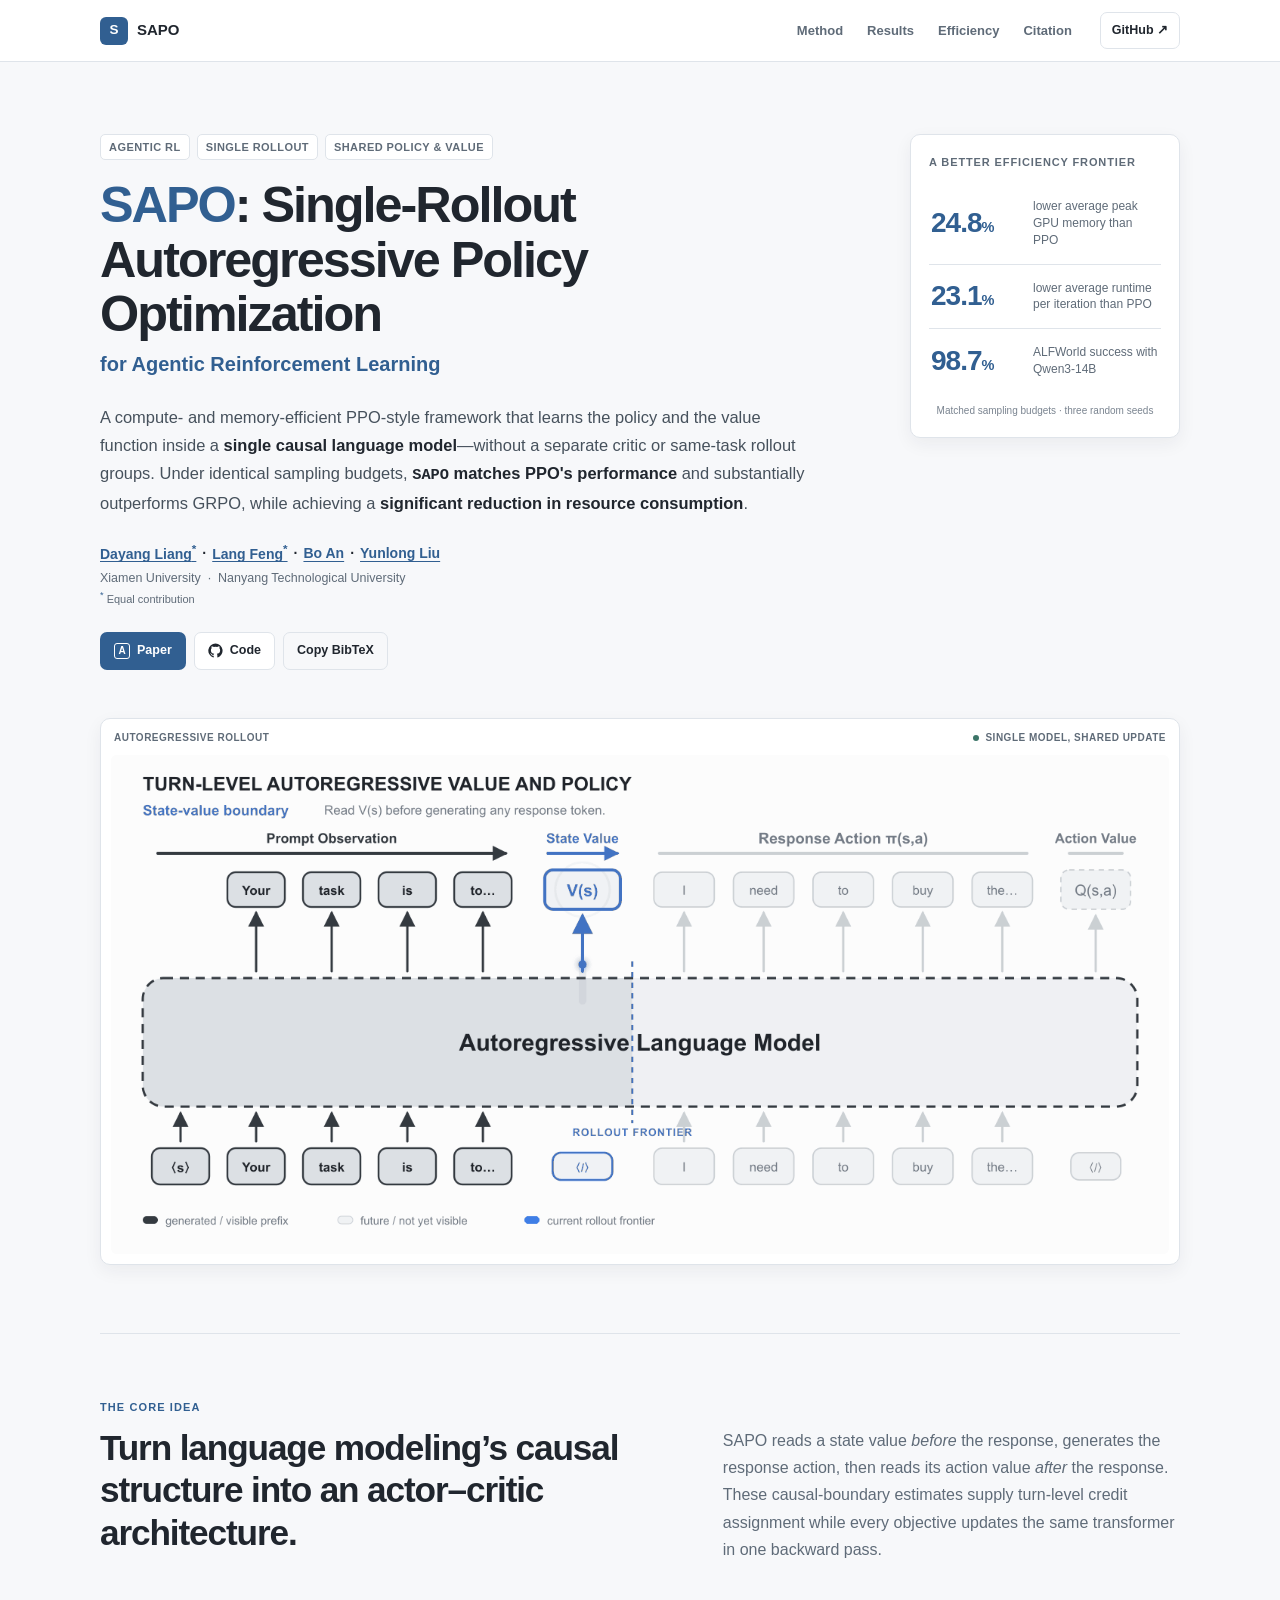
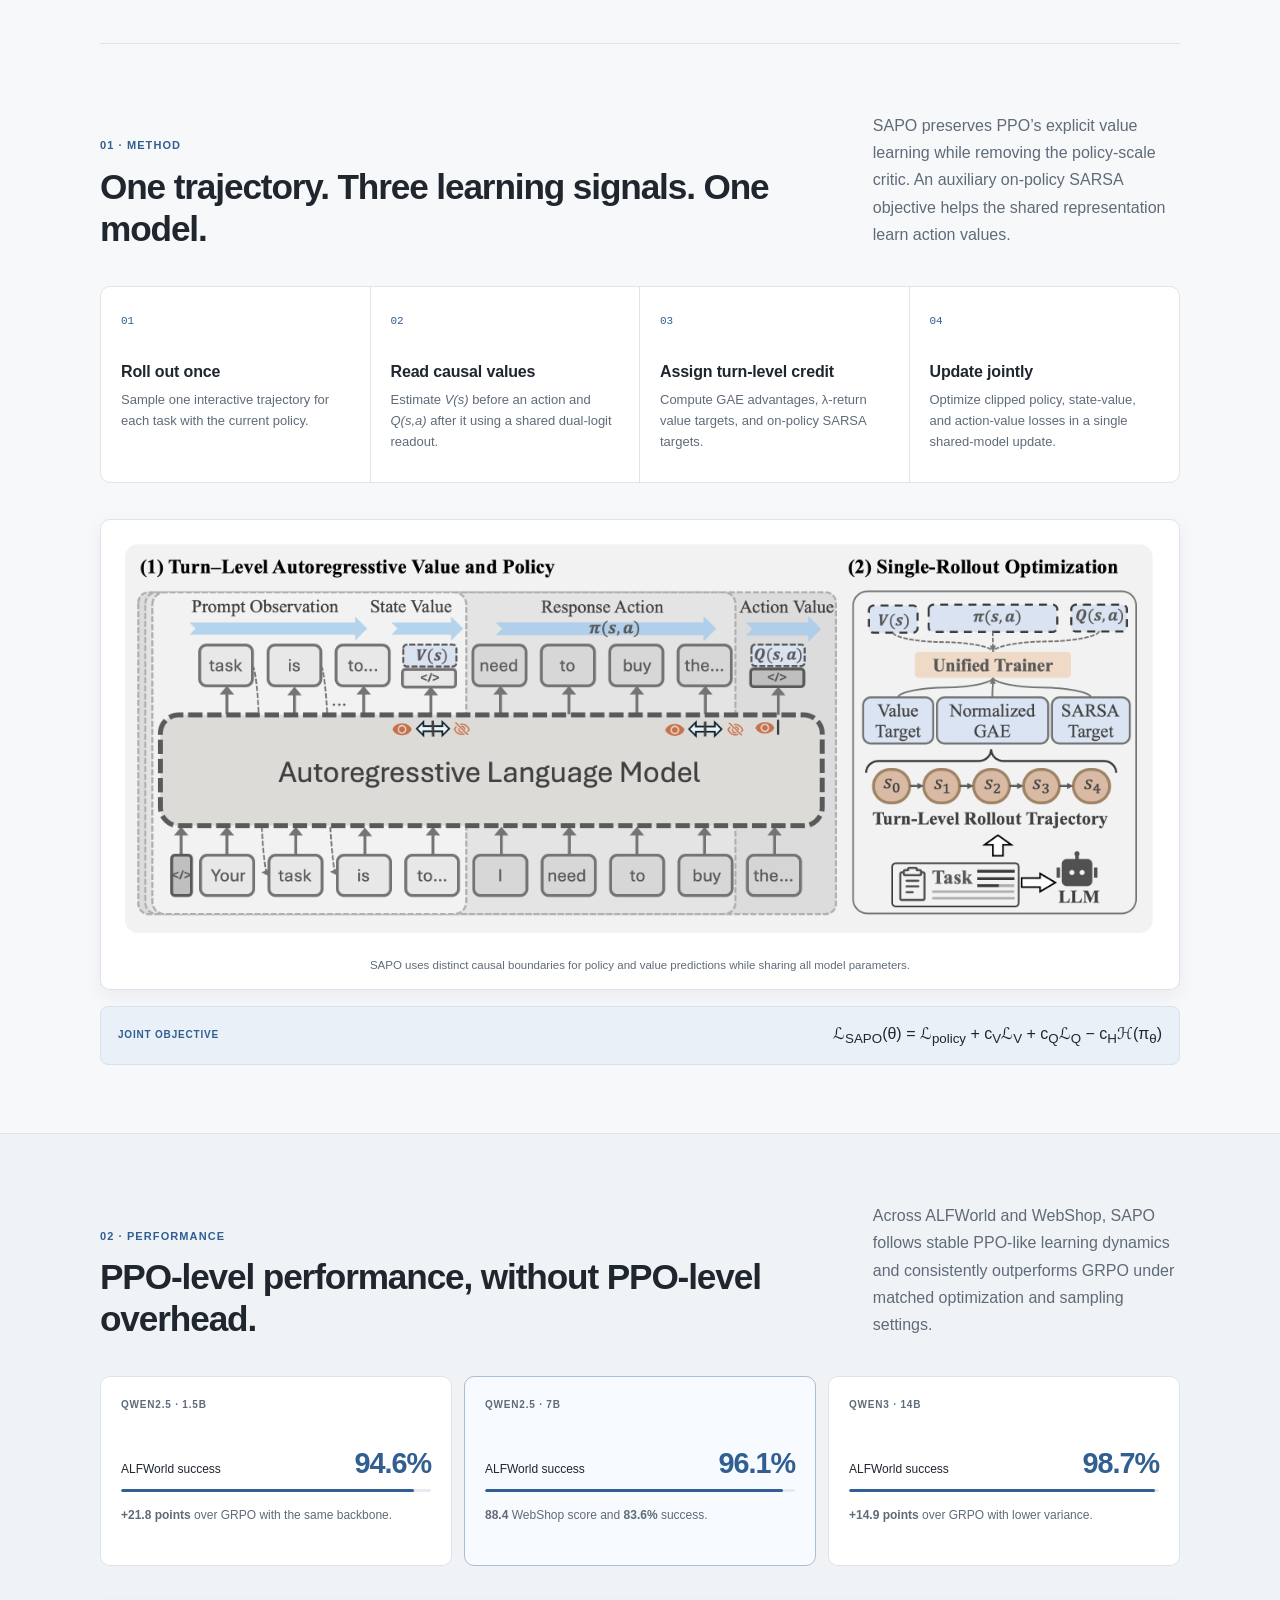
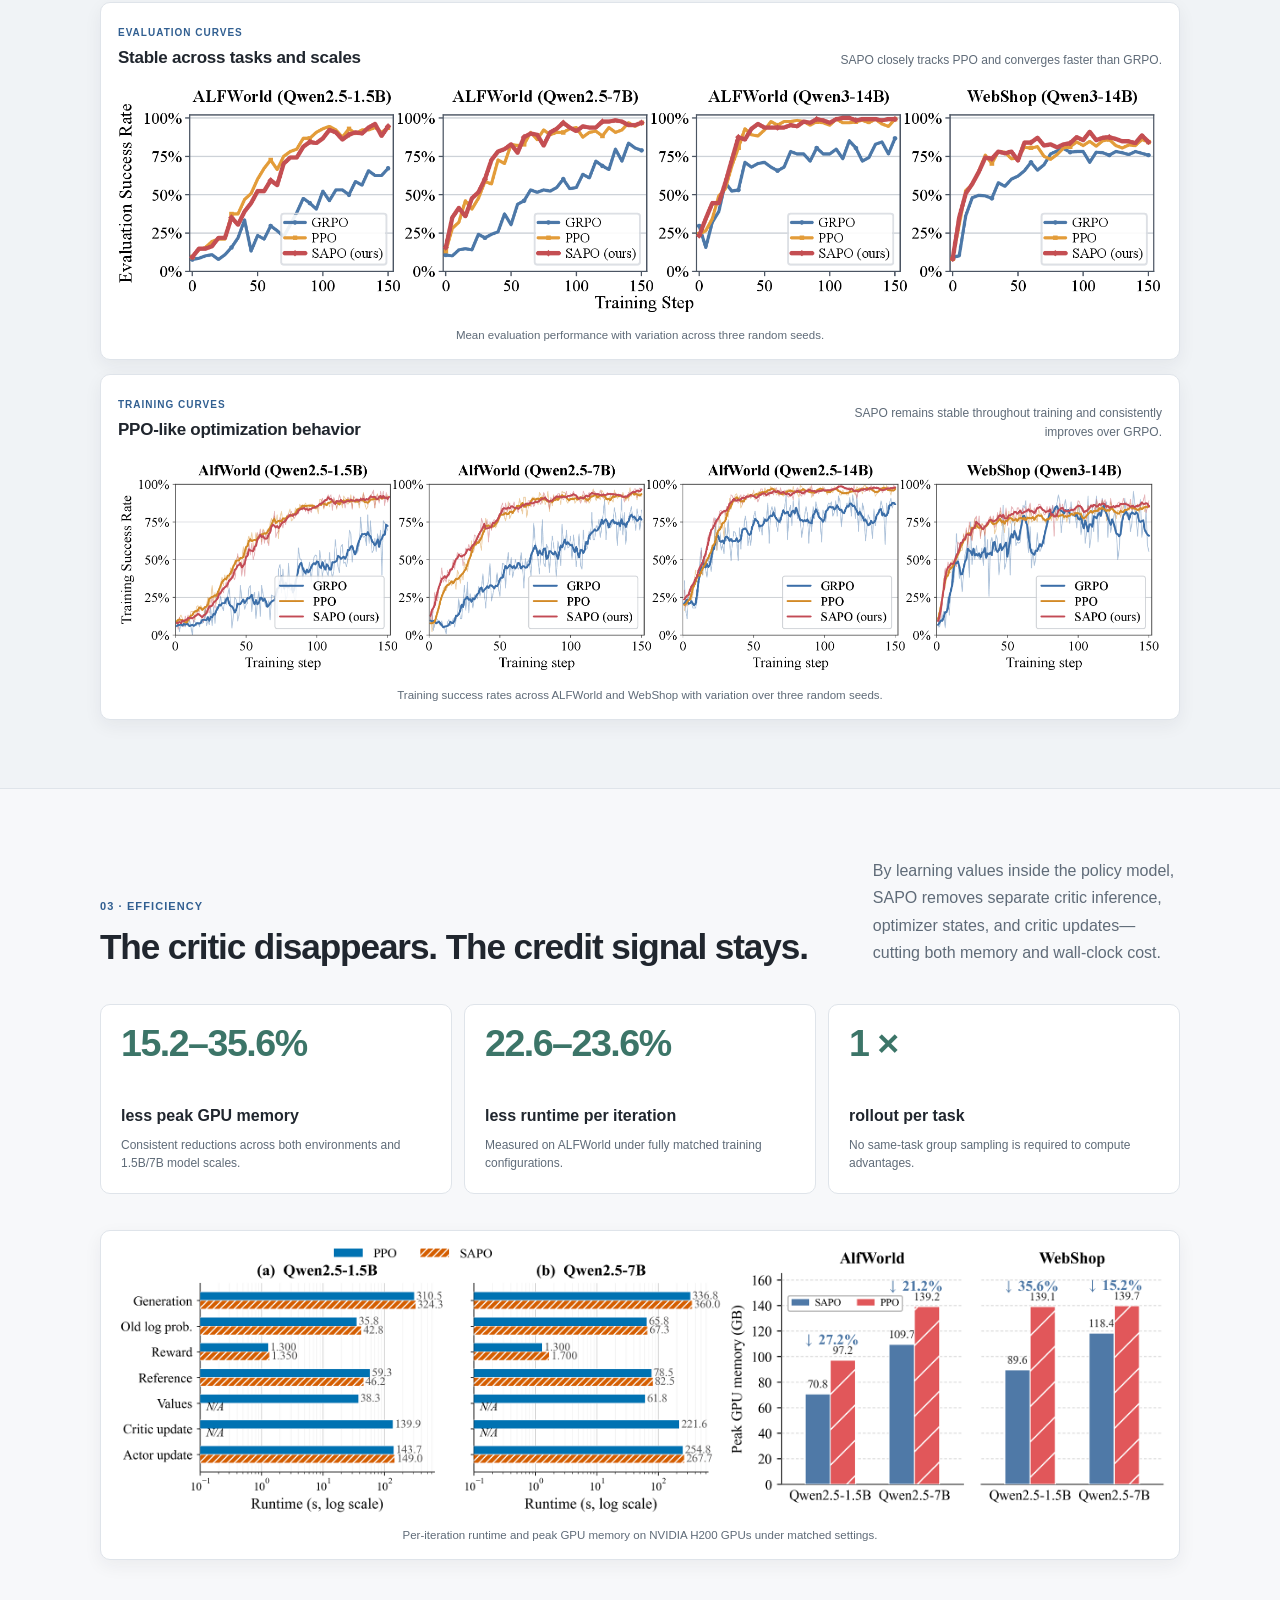
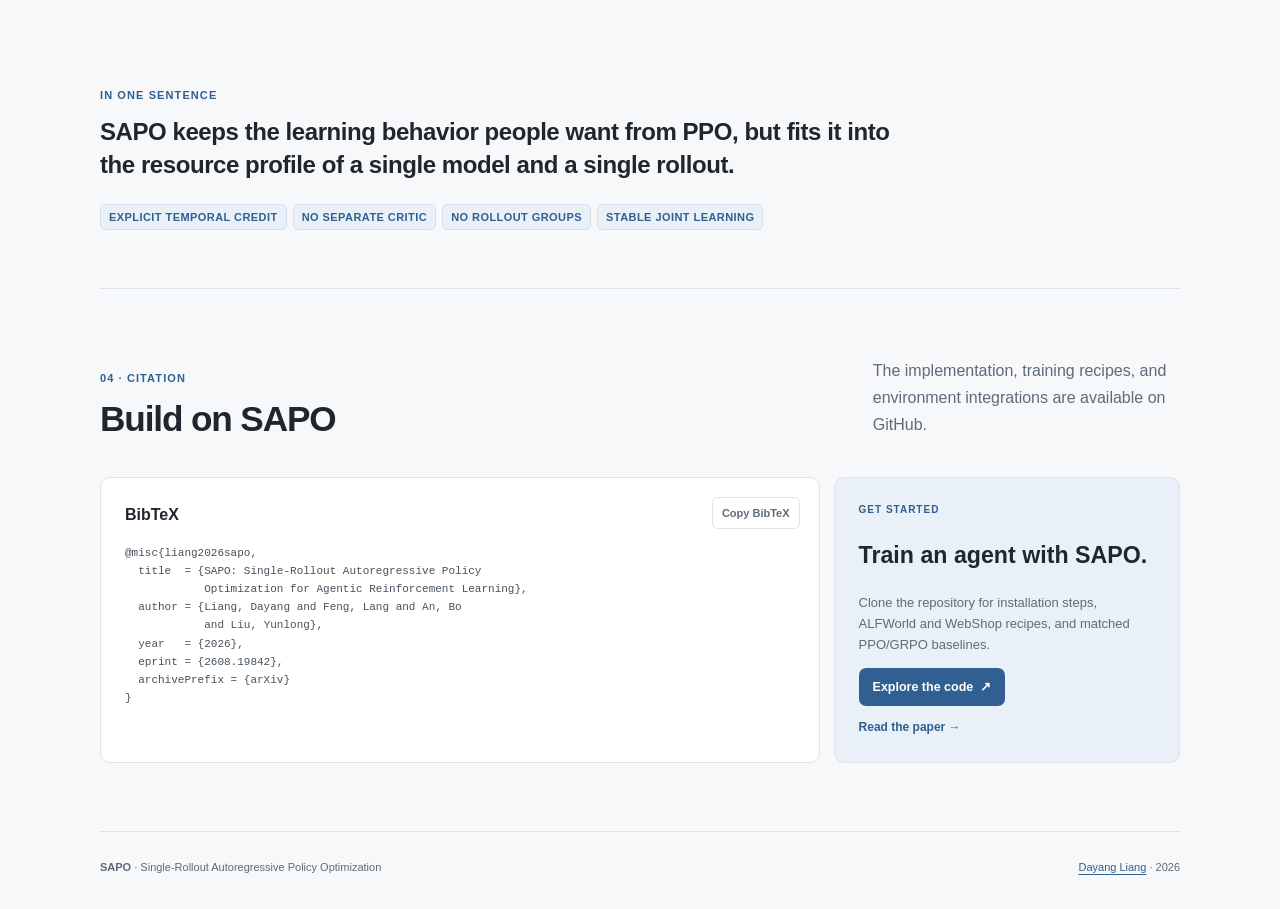
<file: sapo/index.html>
<!doctype html>
<html lang="en">
<head>
  <meta charset="utf-8">
  <meta name="viewport" content="width=device-width, initial-scale=1">
  <meta name="theme-color" content="#f4f0e8">
  <meta name="description" content="SAPO is a single-rollout, memory-efficient PPO-style framework for agentic reinforcement learning.">
  <meta property="og:title" content="SAPO — Single-Rollout Autoregressive Policy Optimization">
  <meta property="og:description" content="PPO-level performance with one rollout, one causal language model, and no separate critic.">
  <meta property="og:type" content="website">
  <meta property="og:url" content="https://dy-liang.github.io/sapo/">
  <meta property="og:image" content="https://dy-liang.github.io/sapo/assets/sapo-framework.png">
  <title>SAPO — Single-Rollout Autoregressive Policy Optimization</title>
  <link rel="icon" href="data:image/svg+xml,<svg xmlns=%22http://www.w3.org/2000/svg%22 viewBox=%220 0 100 100%22><rect width=%22100%22 height=%22100%22 rx=%2222%22 fill=%22%23ed5b3a%22/><text x=%2250%22 y=%2267%22 font-size=%2258%22 text-anchor=%22middle%22 fill=%22white%22 font-family=%22Arial%22 font-weight=%22700%22>S</text></svg>">
  <link rel="stylesheet" href="styles.css">
</head>
<body>
  <a class="skip-link" href="#main">Skip to content</a>

  <header class="site-header" aria-label="Primary navigation">
    <a class="brand" href="#top" aria-label="SAPO home">
      <span class="brand-mark">S</span>
      <span>SAPO</span>
    </a>
    <nav>
      <a href="#method">Method</a>
      <a href="#results">Results</a>
      <a href="#efficiency">Efficiency</a>
      <a href="#citation">Citation</a>
    </nav>
    <a class="header-link" href="https://github.com/dy-liang/SAPO" target="_blank" rel="noopener">GitHub <span aria-hidden="true">↗</span></a>
  </header>

  <main id="main">
    <section class="hero section" id="top">
      <div class="hero-grid">
        <div class="hero-copy reveal">
          <p class="eyebrow"><span>Agentic RL</span><span>Single rollout</span><span>Shared policy &amp; value</span></p>
          <h1><span class="accent">SAPO</span>: Single-Rollout Autoregressive Policy Optimization</h1>
          <p class="subtitle">for Agentic Reinforcement Learning</p>
          <p class="lede">A compute- and memory-efficient PPO-style framework that learns the policy and the value function inside a <strong>single causal language model</strong>—without a separate critic or same-task rollout groups. Under identical sampling budgets, <strong><code>SAPO</code> matches PPO's performance</strong> and substantially outperforms GRPO, while achieving a <strong>significant reduction in resource consumption</strong>.</p>

          <div class="authors" aria-label="Authors">
            <a href="https://dy-liang.github.io/">Dayang Liang<sup>*</sup></a>
            <span>·</span>
            <a href="https://github.com/langfengQ" target="_blank" rel="noopener">Lang Feng<sup>*</sup></a>
            <span>·</span>
            <a href="https://personal.ntu.edu.sg/boan/" target="_blank" rel="noopener">Bo An</a>
            <span>·</span>
            <a href="https://yunlongliu.github.io/about-en/" target="_blank" rel="noopener">Yunlong Liu</a>
          </div>
          <p class="affiliations">Xiamen University &nbsp;·&nbsp; Nanyang Technological University<br><small><sup>*</sup> Equal contribution</small></p>

          <div class="actions">
            <a class="button button-primary" href="https://arxiv.org/abs/2608.19842" target="_blank" rel="noopener">
              <span class="button-icon">A</span> Paper
            </a>
            <a class="button button-secondary" href="https://github.com/dy-liang/SAPO" target="_blank" rel="noopener">
              <svg viewBox="0 0 24 24" aria-hidden="true"><path fill="currentColor" d="M12 .7a11.5 11.5 0 0 0-3.64 22.4c.58.1.79-.25.79-.56v-2.23c-3.22.7-3.9-1.36-3.9-1.36-.53-1.34-1.29-1.7-1.29-1.7-1.05-.72.08-.7.08-.7 1.16.08 1.77 1.19 1.77 1.19 1.04 1.77 2.71 1.26 3.37.96.1-.75.4-1.26.74-1.55-2.57-.29-5.28-1.28-5.28-5.72 0-1.27.45-2.3 1.19-3.11-.12-.29-.52-1.47.11-3.06 0 0 .97-.31 3.19 1.19a11.1 11.1 0 0 1 5.82 0c2.21-1.5 3.18-1.19 3.18-1.19.63 1.59.23 2.77.11 3.06.74.81 1.19 1.84 1.19 3.11 0 4.45-2.71 5.42-5.29 5.71.42.36.79 1.06.79 2.14v3.17c0 .31.21.67.8.56A11.5 11.5 0 0 0 12 .7Z"/></svg>
              Code
            </a>
            <button class="button button-ghost" type="button" data-copy-citation>Copy BibTeX</button>
          </div>
        </div>

        <aside class="hero-aside reveal" aria-label="Key results">
          <p class="aside-label">A better efficiency frontier</p>
          <div class="metric-stack">
            <article class="metric-card metric-coral">
              <span class="metric-value">24.8<span>%</span></span>
              <p>lower average peak GPU memory than PPO</p>
            </article>
            <article class="metric-card metric-teal">
              <span class="metric-value">23.1<span>%</span></span>
              <p>lower average runtime per iteration than PPO</p>
            </article>
            <article class="metric-card metric-ink">
              <span class="metric-value">98.7<span>%</span></span>
              <p>ALFWorld success with Qwen3-14B</p>
            </article>
          </div>
          <p class="aside-note">Matched sampling budgets · three random seeds</p>
        </aside>
      </div>

      <div class="hero-visual figure-card reveal">
        <div class="figure-topline"><span>Autoregressive rollout</span><span class="live-dot"><i></i> single model, shared update</span></div>
        <img src="assets/sapo-rollout.gif" alt="Animated diagram showing SAPO autoregressively generating actions and reading state and action values at causal boundaries" width="1400" height="660">
      </div>
    </section>

    <section class="section section-intro reveal" aria-labelledby="idea-heading">
      <div class="section-kicker">The core idea</div>
      <div class="intro-grid">
        <h2 id="idea-heading">Turn language modeling’s causal structure into an actor–critic architecture.</h2>
        <p>SAPO reads a state value <em>before</em> the response, generates the response action, then reads its action value <em>after</em> the response. These causal-boundary estimates supply turn-level credit assignment while every objective updates the same transformer in one backward pass.</p>
      </div>
    </section>

    <section class="section" id="method" aria-labelledby="method-heading">
      <div class="section-heading reveal">
        <div>
          <p class="section-kicker">01 · Method</p>
          <h2 id="method-heading">One trajectory. Three learning signals. One model.</h2>
        </div>
        <p>SAPO preserves PPO’s explicit value learning while removing the policy-scale critic. An auxiliary on-policy SARSA objective helps the shared representation learn action values.</p>
      </div>

      <div class="method-steps reveal" aria-label="SAPO training flow">
        <article><span>01</span><h3>Roll out once</h3><p>Sample one interactive trajectory for each task with the current policy.</p></article>
        <article><span>02</span><h3>Read causal values</h3><p>Estimate <em>V(s)</em> before an action and <em>Q(s,a)</em> after it using a shared dual-logit readout.</p></article>
        <article><span>03</span><h3>Assign turn-level credit</h3><p>Compute GAE advantages, λ-return value targets, and on-policy SARSA targets.</p></article>
        <article><span>04</span><h3>Update jointly</h3><p>Optimize clipped policy, state-value, and action-value losses in a single shared-model update.</p></article>
      </div>

      <figure class="paper-figure reveal">
        <img src="assets/sapo-framework.png" alt="SAPO framework showing shared autoregressive policy, state value, and action value learning" width="2548" height="1000" loading="lazy">
        <figcaption>SAPO uses distinct causal boundaries for policy and value predictions while sharing all model parameters.</figcaption>
      </figure>

      <div class="equation reveal" aria-label="SAPO objective">
        <span class="equation-label">Joint objective</span>
        <p>ℒ<sub>SAPO</sub>(θ) = ℒ<sub>policy</sub> + c<sub>V</sub>ℒ<sub>V</sub> + c<sub>Q</sub>ℒ<sub>Q</sub> − c<sub>H</sub>ℋ(π<sub>θ</sub>)</p>
      </div>
    </section>

    <section class="section results-section" id="results" aria-labelledby="results-heading">
      <div class="section-heading reveal">
        <div>
          <p class="section-kicker">02 · Performance</p>
          <h2 id="results-heading">PPO-level performance, without PPO-level overhead.</h2>
        </div>
        <p>Across ALFWorld and WebShop, SAPO follows stable PPO-like learning dynamics and consistently outperforms GRPO under matched optimization and sampling settings.</p>
      </div>

      <div class="result-cards reveal">
        <article class="result-card">
          <div class="result-model">Qwen2.5 · 1.5B</div>
          <div class="score-row"><span>ALFWorld success</span><strong>94.6%</strong></div>
          <div class="bar"><i style="--value:94.6%"></i></div>
          <p><b>+21.8 points</b> over GRPO with the same backbone.</p>
        </article>
        <article class="result-card featured">
          <div class="result-model">Qwen2.5 · 7B</div>
          <div class="score-row"><span>ALFWorld success</span><strong>96.1%</strong></div>
          <div class="bar"><i style="--value:96.1%"></i></div>
          <p><b>88.4</b> WebShop score and <b>83.6%</b> success.</p>
        </article>
        <article class="result-card">
          <div class="result-model">Qwen3 · 14B</div>
          <div class="score-row"><span>ALFWorld success</span><strong>98.7%</strong></div>
          <div class="bar"><i style="--value:98.7%"></i></div>
          <p><b>+14.9 points</b> over GRPO with lower variance.</p>
        </article>
      </div>

      <figure class="paper-figure reveal">
        <div class="figure-header">
          <div><span class="mini-label">Evaluation curves</span><h3>Stable across tasks and scales</h3></div>
          <p>SAPO closely tracks PPO and converges faster than GRPO.</p>
        </div>
        <img src="assets/eval-curves.png" alt="Evaluation curves comparing SAPO, PPO, and GRPO across ALFWorld and WebShop" width="1908" height="417" loading="lazy">
        <figcaption>Mean evaluation performance with variation across three random seeds.</figcaption>
      </figure>

      <figure class="paper-figure training-figure reveal">
        <div class="figure-header">
          <div><span class="mini-label">Training curves</span><h3>PPO-like optimization behavior</h3></div>
          <p>SAPO remains stable throughout training and consistently improves over GRPO.</p>
        </div>
        <img src="assets/train-curves.png" alt="Training success curves comparing SAPO, PPO, and GRPO" width="3861" height="798" loading="lazy">
        <figcaption>Training success rates across ALFWorld and WebShop with variation over three random seeds.</figcaption>
      </figure>
    </section>

    <section class="section" id="efficiency" aria-labelledby="efficiency-heading">
      <div class="section-heading reveal">
        <div>
          <p class="section-kicker">03 · Efficiency</p>
          <h2 id="efficiency-heading">The critic disappears. The credit signal stays.</h2>
        </div>
        <p>By learning values inside the policy model, SAPO removes separate critic inference, optimizer states, and critic updates—cutting both memory and wall-clock cost.</p>
      </div>

      <div class="efficiency-grid reveal">
        <article class="efficiency-stat">
          <span class="stat-number">15.2–35.6%</span>
          <h3>less peak GPU memory</h3>
          <p>Consistent reductions across both environments and 1.5B/7B model scales.</p>
        </article>
        <article class="efficiency-stat">
          <span class="stat-number">22.6–23.6%</span>
          <h3>less runtime per iteration</h3>
          <p>Measured on ALFWorld under fully matched training configurations.</p>
        </article>
        <article class="efficiency-stat">
          <span class="stat-number">1 ×</span>
          <h3>rollout per task</h3>
          <p>No same-task group sampling is required to compute advantages.</p>
        </article>
      </div>

      <figure class="paper-figure reveal">
        <img src="assets/runtime-memory.png" alt="Runtime and peak GPU memory comparison between SAPO and PPO" width="2390" height="616" loading="lazy">
        <figcaption>Per-iteration runtime and peak GPU memory on NVIDIA H200 GPUs under matched settings.</figcaption>
      </figure>
    </section>

    <section class="section takeaway-section reveal" aria-labelledby="takeaway-heading">
      <p class="section-kicker">In one sentence</p>
      <h2 id="takeaway-heading">SAPO keeps the learning behavior people want from PPO, but fits it into the resource profile of a single model and a single rollout.</h2>
      <div class="takeaway-tags"><span>Explicit temporal credit</span><span>No separate critic</span><span>No rollout groups</span><span>Stable joint learning</span></div>
    </section>

    <section class="section citation-section" id="citation" aria-labelledby="citation-heading">
      <div class="section-heading reveal">
        <div>
          <p class="section-kicker">04 · Citation</p>
          <h2 id="citation-heading">Build on SAPO</h2>
        </div>
        <p>The implementation, training recipes, and environment integrations are available on GitHub.</p>
      </div>

      <div class="citation-grid reveal">
        <div>
          <h3>BibTeX</h3>
          <pre><code id="bibtex">@misc{liang2026sapo,
  title  = {SAPO: Single-Rollout Autoregressive Policy
            Optimization for Agentic Reinforcement Learning},
  author = {Liang, Dayang and Feng, Lang and An, Bo
            and Liu, Yunlong},
  year   = {2026},
  eprint = {2608.19842},
  archivePrefix = {arXiv}
}</code></pre>
          <button class="copy-button" type="button" data-copy-citation>Copy BibTeX</button>
        </div>
        <aside class="next-card">
          <p class="mini-label">Get started</p>
          <h3>Train an agent with SAPO.</h3>
          <p>Clone the repository for installation steps, ALFWorld and WebShop recipes, and matched PPO/GRPO baselines.</p>
          <a class="button button-primary" href="https://github.com/dy-liang/SAPO" target="_blank" rel="noopener">Explore the code <span aria-hidden="true">↗</span></a>
          <a class="text-link" href="https://arxiv.org/abs/2608.19842" target="_blank" rel="noopener">Read the paper <span aria-hidden="true">→</span></a>
        </aside>
      </div>
    </section>
  </main>

  <footer>
    <p><strong>SAPO</strong> · Single-Rollout Autoregressive Policy Optimization</p>
    <p><a href="https://dy-liang.github.io/">Dayang Liang</a> · 2026</p>
  </footer>

  <div class="toast" role="status" aria-live="polite">BibTeX copied</div>
  <script src="script.js"></script>
</body>
</html>
</file>
<file: sapo/styles.css>
:root {
  --page: #f7f8fa;
  --surface: #ffffff;
  --surface-subtle: #f1f4f7;
  --ink: #20262e;
  --muted: #5f6b78;
  --line: #dfe4ea;
  --blue: #315f91;
  --blue-dark: #24496f;
  --blue-soft: #e9f0f7;
  --green: #3c7568;
  --radius: 10px;
  --shadow: 0 6px 18px rgba(28, 39, 51, .06);
}

* { box-sizing: border-box; }
html { scroll-behavior: smooth; scroll-padding-top: 82px; }
body {
  margin: 0;
  color: var(--ink);
  background: var(--page);
  font-family: Inter, ui-sans-serif, -apple-system, BlinkMacSystemFont, "Segoe UI", Arial, sans-serif;
  font-size: 15px;
  line-height: 1.65;
  -webkit-font-smoothing: antialiased;
}

a { color: inherit; }
img { display: block; max-width: 100%; height: auto; }
button { font: inherit; }

.skip-link {
  position: fixed;
  top: -60px;
  left: 14px;
  z-index: 100;
  padding: 8px 12px;
  border-radius: 6px;
  color: #fff;
  background: var(--ink);
}
.skip-link:focus { top: 12px; }

.site-header {
  position: sticky;
  top: 0;
  z-index: 20;
  width: 100%;
  height: 62px;
  margin: 0;
  padding: 0 max(24px, calc((100% - 1080px) / 2));
  display: flex;
  align-items: center;
  gap: 28px;
  border-bottom: 1px solid var(--line);
  background: rgba(255, 255, 255, .94);
  backdrop-filter: blur(10px);
}

.brand {
  display: inline-flex;
  align-items: center;
  gap: 9px;
  font-size: 15px;
  font-weight: 750;
  text-decoration: none;
}
.brand-mark {
  display: grid;
  place-items: center;
  width: 28px;
  height: 28px;
  border-radius: 6px;
  color: #fff;
  background: var(--blue);
  font-size: 13.5px;
}
.site-header nav {
  display: flex;
  align-items: center;
  gap: 24px;
  margin-left: auto;
}
.site-header nav a {
  color: var(--muted);
  font-size: 13px;
  font-weight: 600;
  text-decoration: none;
}
.site-header nav a:hover,
.site-header nav a:focus-visible { color: var(--blue); }
.header-link {
  padding: 7px 11px;
  border: 1px solid var(--line);
  border-radius: 7px;
  color: var(--ink);
  background: #fff;
  font-size: 12.5px;
  font-weight: 650;
  text-decoration: none;
}

.section {
  width: min(1080px, calc(100% - 40px));
  margin-inline: auto;
  padding: 68px 0;
}
.hero { padding-top: 72px; }
.hero-grid {
  display: grid;
  grid-template-columns: minmax(0, 1fr) 270px;
  gap: 56px;
  align-items: start;
}
.eyebrow {
  display: flex;
  flex-wrap: wrap;
  gap: 7px;
  margin: 0 0 18px;
}
.eyebrow span,
.takeaway-tags span {
  padding: 3px 8px;
  border: 1px solid var(--line);
  border-radius: 5px;
  color: var(--muted);
  background: var(--surface);
  font-size: 11px;
  font-weight: 700;
  letter-spacing: .04em;
  text-transform: uppercase;
}
h1, h2, h3, p { margin-top: 0; }
h1 {
  max-width: 760px;
  margin-bottom: 7px;
  font-size: clamp(2.25rem, 4.4vw, 3.15rem);
  line-height: 1.08;
  letter-spacing: -.04em;
  font-weight: 720;
}
h1 .accent { color: var(--blue); font-style: normal; }
.subtitle {
  margin-bottom: 22px;
  color: var(--blue);
  font-size: clamp(1rem, 1.8vw, 1.25rem);
  font-weight: 650;
}
.lede {
  max-width: 720px;
  margin-bottom: 22px;
  color: #46515c;
  font-size: 1.03rem;
  line-height: 1.7;
}
.lede strong { color: var(--ink); }
.lede code { font-family: ui-monospace, SFMono-Regular, Menlo, Consolas, monospace; font-size: .93em; }
.authors {
  display: flex;
  flex-wrap: wrap;
  align-items: baseline;
  gap: 6px;
  margin-bottom: 4px;
  font-size: 14px;
  font-weight: 650;
}
.authors a {
  color: var(--blue);
  text-decoration-thickness: 1px;
  text-underline-offset: 3px;
}
.authors sup, .affiliations sup { color: var(--blue); }
.affiliations {
  margin-bottom: 22px;
  color: var(--muted);
  font-size: 12.5px;
  line-height: 1.55;
}
.affiliations small { font-size: 11px; }
.actions { display: flex; flex-wrap: wrap; gap: 8px; }
.button {
  min-height: 38px;
  padding: 8px 13px;
  display: inline-flex;
  align-items: center;
  justify-content: center;
  gap: 7px;
  border: 1px solid transparent;
  border-radius: 7px;
  font-size: 12.5px;
  line-height: 1;
  font-weight: 700;
  text-decoration: none;
  cursor: pointer;
  transition: background-color .15s ease, border-color .15s ease;
}
.button-primary { color: #fff; background: var(--blue); }
.button-primary:hover { background: var(--blue-dark); }
.button-secondary { color: var(--ink); background: #fff; border-color: var(--line); }
.button-secondary:hover, .button-ghost:hover { border-color: #b8c2cd; }
.button-ghost { color: var(--ink); background: transparent; border-color: var(--line); }
.button svg { width: 15px; height: 15px; }
.button-icon {
  display: grid;
  place-items: center;
  width: 16px;
  height: 16px;
  border: 1px solid currentColor;
  border-radius: 3px;
  font-size: 10px;
}

.hero-aside {
  padding: 18px;
  border: 1px solid var(--line);
  border-radius: var(--radius);
  background: var(--surface);
  box-shadow: var(--shadow);
}
.aside-label {
  margin-bottom: 12px;
  color: var(--muted);
  font-size: 11px;
  font-weight: 750;
  letter-spacing: .08em;
  text-transform: uppercase;
}
.metric-stack { display: grid; }
.metric-card {
  min-height: 0;
  padding: 15px 2px;
  display: grid;
  grid-template-columns: 90px 1fr;
  gap: 12px;
  align-items: center;
  border-bottom: 1px solid var(--line);
  border-radius: 0;
  color: var(--ink);
  background: transparent;
}
.metric-card:last-child { border-bottom: 0; }
.metric-card p {
  margin: 0;
  color: var(--muted);
  font-size: 12px;
  font-weight: 500;
  line-height: 1.4;
}
.metric-value {
  color: var(--blue);
  font-size: 1.75rem;
  line-height: 1;
  letter-spacing: -.035em;
  font-weight: 720;
}
.metric-value span { font-size: .52em; }
.aside-note {
  margin: 10px 0 0;
  color: #7a8490;
  font-size: 10px;
  text-align: center;
}

.figure-card {
  margin-top: 48px;
  padding: 10px;
  border: 1px solid var(--line);
  border-radius: var(--radius);
  background: var(--surface);
  box-shadow: var(--shadow);
  overflow: hidden;
}
.figure-card img { width: 100%; border-radius: 6px; }
.figure-topline {
  padding: 1px 3px 9px;
  display: flex;
  align-items: center;
  justify-content: space-between;
  gap: 10px;
  color: var(--muted);
  font-size: 10px;
  font-weight: 700;
  letter-spacing: .05em;
  text-transform: uppercase;
}
.live-dot { display: inline-flex; align-items: center; gap: 6px; }
.live-dot i { width: 6px; height: 6px; border-radius: 50%; background: var(--green); }

.section-intro {
  padding-block: 64px;
  border-top: 1px solid var(--line);
  border-bottom: 1px solid var(--line);
}
.section-kicker {
  margin-bottom: 11px;
  color: var(--blue);
  font-size: 11px;
  font-weight: 750;
  letter-spacing: .1em;
  text-transform: uppercase;
}
.intro-grid {
  display: grid;
  grid-template-columns: 1.1fr .9fr;
  gap: 64px;
  align-items: start;
}
.intro-grid h2,
.section-heading h2,
.takeaway-section h2 {
  margin-bottom: 0;
  font-size: clamp(1.6rem, 3vw, 2.2rem);
  font-weight: 680;
  line-height: 1.2;
  letter-spacing: -.032em;
}
.intro-grid p,
.section-heading > p {
  color: var(--muted);
  font-size: 1rem;
  line-height: 1.7;
}
.section-heading {
  margin-bottom: 36px;
  display: grid;
  grid-template-columns: minmax(0, 1.4fr) minmax(260px, .6fr);
  gap: 56px;
  align-items: end;
}
.section-heading > p { margin-bottom: 2px; }

.method-steps {
  display: grid;
  grid-template-columns: repeat(4, 1fr);
  border: 1px solid var(--line);
  border-radius: var(--radius);
  background: var(--surface);
  overflow: hidden;
}
.method-steps article {
  min-height: 195px;
  padding: 20px;
  border-right: 1px solid var(--line);
}
.method-steps article:last-child { border-right: 0; }
.method-steps article > span {
  display: inline-block;
  margin-bottom: 32px;
  color: var(--blue);
  font-family: ui-monospace, SFMono-Regular, Menlo, monospace;
  font-size: 11px;
}
.method-steps h3 {
  margin-bottom: 7px;
  font-size: 16px;
  line-height: 1.3;
  letter-spacing: -.01em;
}
.method-steps p { margin: 0; color: var(--muted); font-size: 13px; line-height: 1.6; }
.paper-figure {
  margin: 36px 0 0;
  padding: 14px;
  border: 1px solid var(--line);
  border-radius: var(--radius);
  background: var(--surface);
  box-shadow: var(--shadow);
  overflow: hidden;
}
.paper-figure img { width: 100%; border-radius: 5px; }
.paper-figure figcaption {
  padding: 10px 4px 0;
  color: var(--muted);
  font-size: 11.5px;
  text-align: center;
}
.equation {
  margin-top: 16px;
  padding: 14px 17px;
  display: flex;
  align-items: center;
  justify-content: space-between;
  gap: 20px;
  border: 1px solid #d8e2ec;
  border-radius: 8px;
  background: var(--blue-soft);
}
.equation-label {
  color: var(--blue);
  font-size: 10px;
  font-weight: 750;
  letter-spacing: .08em;
  text-transform: uppercase;
}
.equation p { margin: 0; font-size: 1rem; }

.results-section {
  width: 100%;
  max-width: none;
  padding-inline: max(20px, calc((100% - 1080px) / 2));
  border-top: 1px solid var(--line);
  border-bottom: 1px solid var(--line);
  color: var(--ink);
  background: #f0f3f6;
}
.results-section .section-kicker { color: var(--blue); }
.results-section .section-heading > p { color: var(--muted); }
.result-cards { display: grid; grid-template-columns: repeat(3, 1fr); gap: 12px; }
.result-card {
  min-height: 190px;
  padding: 20px;
  border: 1px solid var(--line);
  border-radius: var(--radius);
  color: var(--ink);
  background: var(--surface);
}
.result-card.featured { border-color: #a9bfd4; background: #f7fbff; transform: none; }
.result-model {
  margin-bottom: 35px;
  color: var(--muted);
  font-size: 10px;
  font-weight: 750;
  letter-spacing: .08em;
  text-transform: uppercase;
}
.score-row { display: flex; align-items: baseline; justify-content: space-between; gap: 8px; font-size: 12px; }
.score-row strong { color: var(--blue); font-size: 1.8rem; font-weight: 700; line-height: 1; letter-spacing: -.035em; }
.bar { height: 3px; margin: 10px 0 14px; overflow: hidden; border-radius: 3px; background: #e7ebef; }
.bar i, .featured .bar i { display: block; width: var(--value); height: 100%; border-radius: inherit; background: var(--blue); }
.result-card p, .featured p { margin: 0; color: var(--muted); font-size: 12px; line-height: 1.55; }
.figure-header {
  padding: 2px 3px 15px;
  display: flex;
  justify-content: space-between;
  align-items: end;
  gap: 24px;
}
.figure-header h3 { margin-bottom: 0; color: var(--ink); font-size: 17px; letter-spacing: -.015em; }
.figure-header p { max-width: 330px; margin-bottom: 1px; color: var(--muted); font-size: 12px; text-align: right; }
.mini-label { color: var(--blue); font-size: 10px; font-weight: 750; letter-spacing: .1em; text-transform: uppercase; }
.training-figure { margin-top: 14px; }

.efficiency-grid { display: grid; grid-template-columns: repeat(3, 1fr); gap: 12px; }
.efficiency-stat {
  min-height: 190px;
  padding: 20px;
  display: flex;
  flex-direction: column;
  border: 1px solid var(--line);
  border-radius: var(--radius);
  background: var(--surface);
}
.stat-number { color: var(--green); font-size: clamp(1.7rem, 3vw, 2.35rem); font-weight: 700; line-height: 1; letter-spacing: -.04em; }
.efficiency-stat h3 { margin: auto 0 6px; font-size: 16px; }
.efficiency-stat p { margin: 0; color: var(--muted); font-size: 12px; line-height: 1.55; }

.takeaway-section { padding-block: 58px; text-align: left; }
.takeaway-section h2 { max-width: 790px; margin: 0 0 22px; font-size: 1.5rem; line-height: 1.4; letter-spacing: -.018em; }
.takeaway-tags { display: flex; flex-wrap: wrap; justify-content: flex-start; gap: 6px; }
.takeaway-tags span { color: var(--blue); border-color: #d5e0eb; background: var(--blue-soft); }

.citation-section { border-top: 1px solid var(--line); }
.citation-grid { display: grid; grid-template-columns: 1.35fr .65fr; gap: 14px; }
.citation-grid > div, .next-card { padding: 24px; border: 1px solid var(--line); border-radius: var(--radius); }
.citation-grid > div { position: relative; color: var(--ink); background: var(--surface); overflow: hidden; }
.citation-grid h3 { font-size: 16px; }
pre {
  margin: 0;
  overflow-x: auto;
  color: #46515c;
  font-family: ui-monospace, SFMono-Regular, Menlo, Consolas, monospace;
  font-size: 11px;
  line-height: 1.65;
  white-space: pre-wrap;
}
.copy-button {
  position: absolute;
  top: 19px;
  right: 19px;
  padding: 6px 9px;
  border: 1px solid var(--line);
  border-radius: 6px;
  color: var(--muted);
  background: #fff;
  font-size: 11px;
  font-weight: 650;
  cursor: pointer;
}
.next-card { display: flex; flex-direction: column; align-items: flex-start; background: var(--blue-soft); }
.next-card h3 { margin-top: 14px; font-size: 1.45rem; font-weight: 680; line-height: 1.2; }
.next-card p:not(.mini-label) { color: var(--muted); font-size: 13px; line-height: 1.6; }
.next-card .button { margin-top: auto; }
.text-link { margin-top: 12px; color: var(--blue); font-size: 12px; font-weight: 650; text-decoration: none; }

footer {
  width: min(1080px, calc(100% - 40px));
  margin: 0 auto;
  padding: 26px 0 34px;
  display: flex;
  justify-content: space-between;
  gap: 18px;
  border-top: 1px solid var(--line);
  color: var(--muted);
  font-size: 11px;
}
footer p { margin: 0; }
footer a { color: var(--blue); text-underline-offset: 3px; }
.toast {
  position: fixed;
  left: 50%;
  bottom: 20px;
  z-index: 30;
  padding: 8px 11px;
  border-radius: 6px;
  color: #fff;
  background: var(--ink);
  box-shadow: var(--shadow);
  font-size: 12px;
  font-weight: 650;
  opacity: 0;
  pointer-events: none;
  transform: translate(-50%, 8px);
  transition: opacity .15s ease, transform .15s ease;
}
.toast.show { opacity: 1; transform: translate(-50%, 0); }
.reveal { opacity: 0; transform: translateY(8px); transition: opacity .35s ease, transform .35s ease; }
.reveal.is-visible { opacity: 1; transform: none; }

@media (max-width: 860px) {
  .site-header nav { display: none; }
  .header-link { margin-left: auto; }
  .hero-grid, .intro-grid, .section-heading, .citation-grid { grid-template-columns: 1fr; }
  .hero-aside { max-width: 620px; }
  .metric-stack { grid-template-columns: repeat(3, 1fr); gap: 14px; }
  .metric-card { grid-template-columns: 1fr; align-items: start; border: 0; border-right: 1px solid var(--line); }
  .metric-card:last-child { border-right: 0; }
  .section-heading { gap: 15px; align-items: start; }
  .section-heading > p { max-width: 650px; }
  .method-steps { grid-template-columns: repeat(2, 1fr); }
  .method-steps article:nth-child(2) { border-right: 0; }
  .method-steps article:nth-child(-n+2) { border-bottom: 1px solid var(--line); }
  .result-cards, .efficiency-grid { grid-template-columns: 1fr; }
  .result-card, .efficiency-stat { min-height: 165px; }
}

@media (max-width: 600px) {
  body { font-size: 14px; }
  .site-header { height: 56px; padding-inline: 14px; }
  .section { width: min(100% - 28px, 1080px); padding: 58px 0; }
  .hero { padding-top: 50px; }
  h1 { font-size: clamp(2rem, 10.5vw, 2.8rem); }
  .hero-grid { gap: 30px; }
  .metric-stack { grid-template-columns: 1fr; gap: 0; }
  .metric-card { grid-template-columns: 85px 1fr; border-right: 0; border-bottom: 1px solid var(--line); }
  .figure-card { margin-top: 34px; padding: 6px; }
  .figure-topline { display: none; }
  .method-steps { grid-template-columns: 1fr; }
  .method-steps article { min-height: 165px; border-right: 0; border-bottom: 1px solid var(--line); }
  .method-steps article:nth-child(3) { border-bottom: 1px solid var(--line); }
  .method-steps article:last-child { border-bottom: 0; }
  .method-steps article > span { margin-bottom: 24px; }
  .equation { align-items: flex-start; flex-direction: column; gap: 7px; }
  .results-section { width: 100%; padding-inline: 14px; }
  .figure-header { align-items: flex-start; flex-direction: column; gap: 5px; }
  .figure-header p { text-align: left; }
  .copy-button { position: static; margin-top: 18px; }
  footer { flex-direction: column; }
}

@media (prefers-reduced-motion: reduce) {
  html { scroll-behavior: auto; }
  *, *::before, *::after { transition-duration: .01ms !important; }
  .reveal { opacity: 1; transform: none; }
}
</file>
